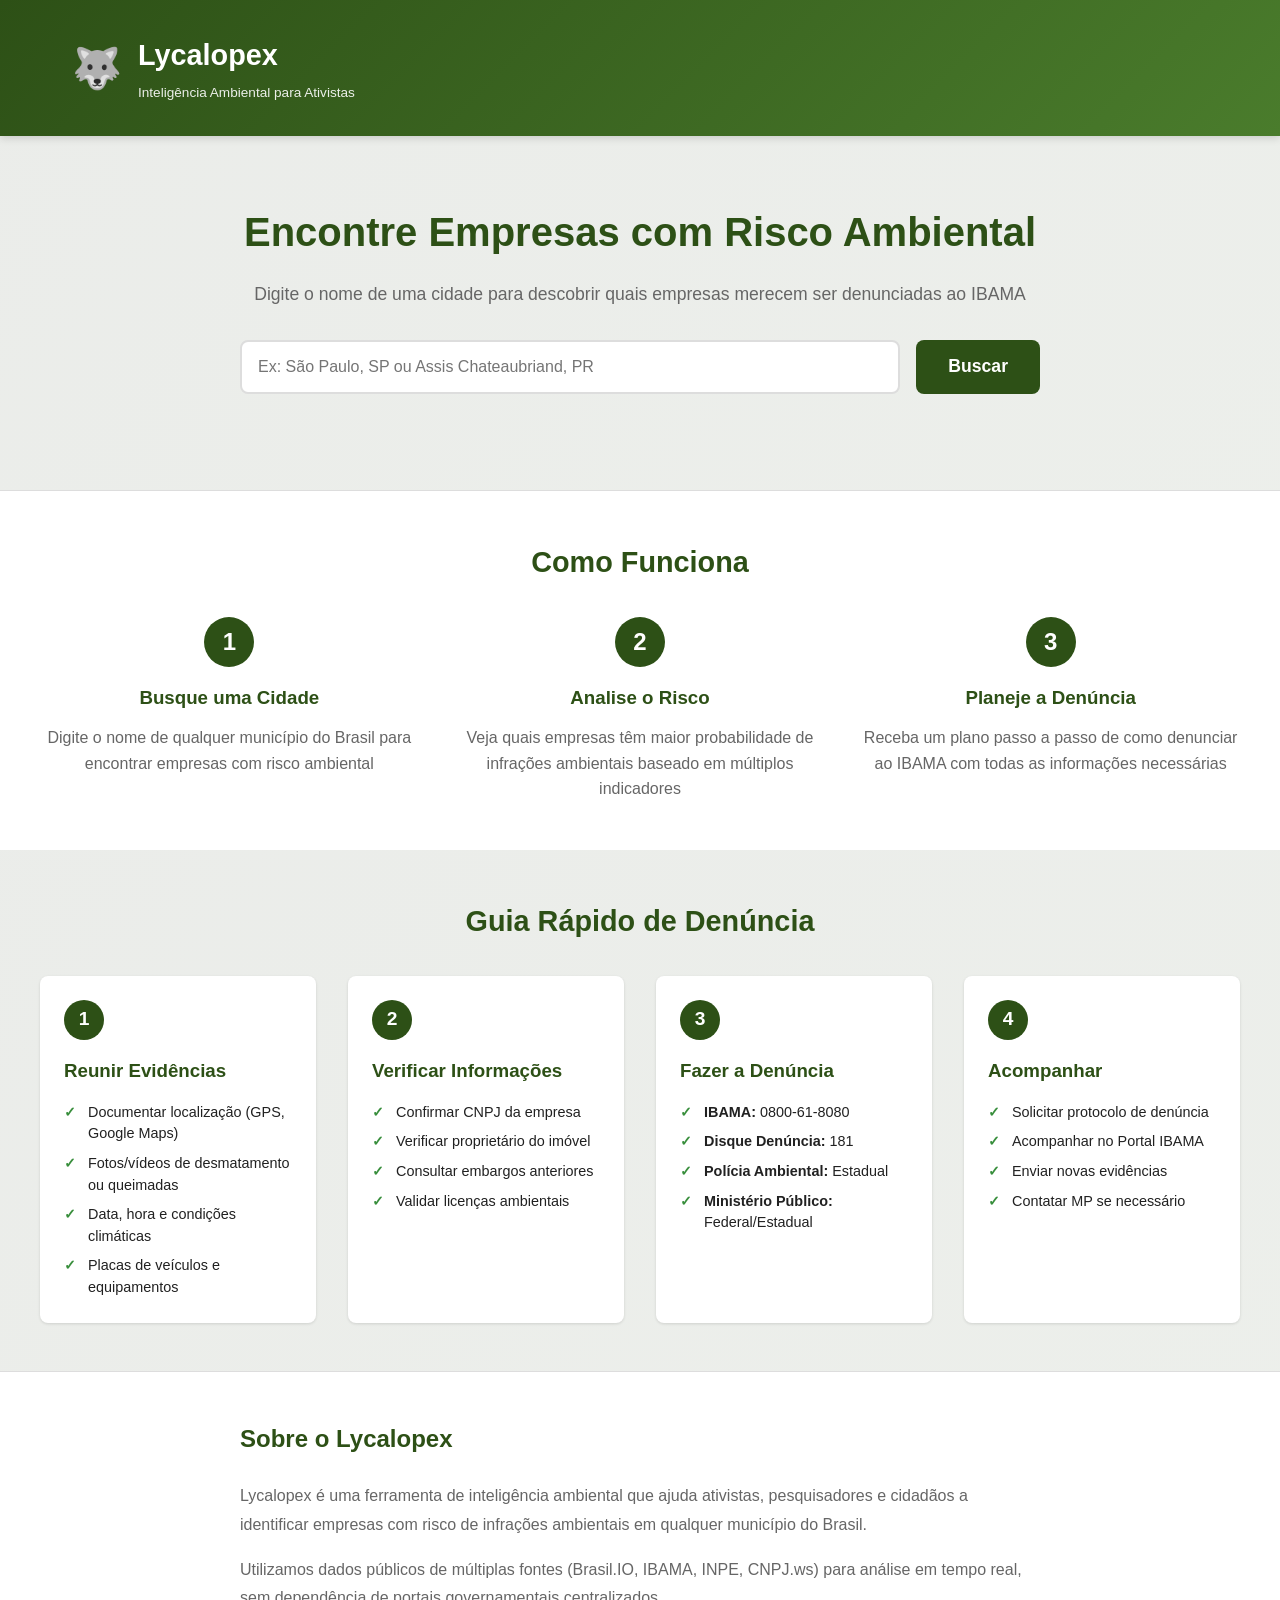
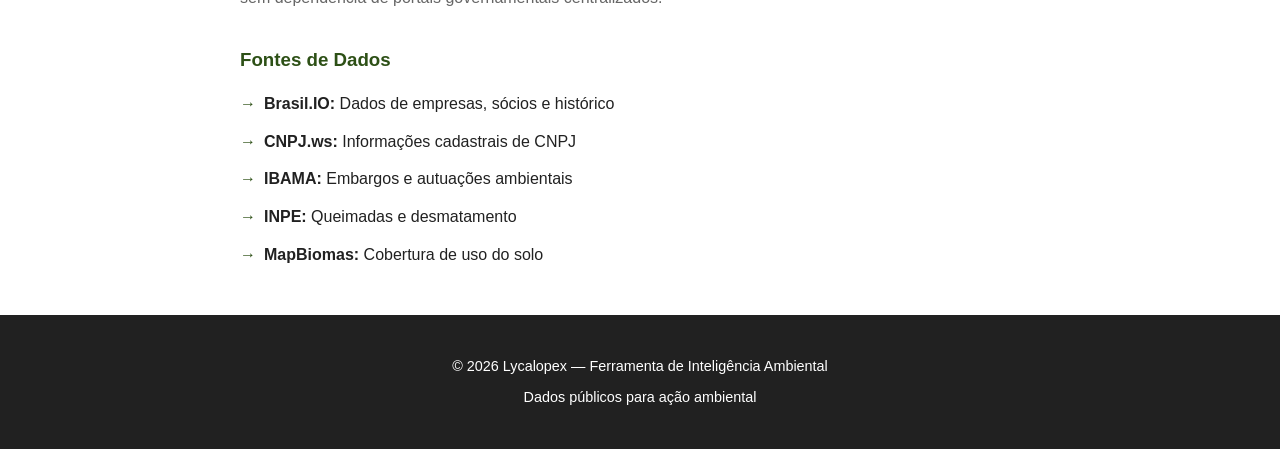
<file: index.html>
<!DOCTYPE html>
<html lang="pt-BR">
<head>
  <meta charset="UTF-8">
  <meta name="viewport" content="width=device-width, initial-scale=1.0">
  <title>Lycalopex — Plano de Ação Ambiental</title>
  <link rel="stylesheet" href="style.css">
  <link rel="icon" href="data:image/svg+xml,<svg xmlns='http://www.w3.org/2000/svg' viewBox='0 0 100 100'><text y='75' font-size='75'>🐺</text></svg>">
</head>
<body>
  <div id="app" class="app">
    <!-- Header -->
    <header class="header">
      <div class="header-container">
        <div class="logo">
          <span class="logo-icon">🐺</span>
          <div class="logo-text">
            <h1>Lycalopex</h1>
            <p>Inteligência Ambiental para Ativistas</p>
          </div>
        </div>
      </div>
    </header>

    <!-- Main Content -->
    <main class="main">
      <!-- Hero Section -->
      <section class="hero">
        <div class="hero-container">
          <h2>Encontre Empresas com Risco Ambiental</h2>
          <p>Digite o nome de uma cidade para descobrir quais empresas merecem ser denunciadas ao IBAMA</p>
          
          <div class="search-container">
            <input 
              type="text" 
              id="cityInput" 
              placeholder="Ex: São Paulo, SP ou Assis Chateaubriand, PR"
              class="search-input"
              autocomplete="off"
            >
            <button id="searchBtn" class="btn btn-primary btn-lg">Buscar</button>
          </div>

          <div id="loadingIndicator" class="loading-indicator hidden">
            <div class="spinner"></div>
            <p id="loadingMessage">Analisando empresas...</p>
          </div>

          <div id="errorAlert" class="alert alert-danger hidden"></div>
        </div>
      </section>

      <!-- Results Section -->
      <section id="resultsSection" class="results-section hidden">
        <div class="results-container">
          <div class="results-header">
            <h2 id="resultsTitle">Empresas Encontradas</h2>
            <div class="results-stats">
              <div class="stat">
                <span class="stat-label">Total</span>
                <span class="stat-value" id="totalCount">0</span>
              </div>
              <div class="stat danger">
                <span class="stat-label">Alto Risco</span>
                <span class="stat-value" id="highRiskCount">0</span>
              </div>
            </div>
          </div>

          <!-- Company Cards Grid -->
          <div id="companyGrid" class="company-grid">
            <!-- Populated by JavaScript -->
          </div>

          <!-- Pagination -->
          <div id="pagination" class="pagination hidden">
            <button id="prevBtn" class="btn btn-sm">← Anterior</button>
            <span id="pageInfo">Página 1</span>
            <button id="nextBtn" class="btn btn-sm">Próxima →</button>
          </div>
        </div>
      </section>

      <!-- Company Detail Modal -->
      <div id="detailModal" class="modal hidden">
        <div class="modal-overlay"></div>
        <div class="modal-content">
          <button class="modal-close">&times;</button>
          <div id="detailContent" class="detail-content">
            <!-- Populated by JavaScript -->
          </div>
        </div>
      </div>

      <!-- Info Section -->
      <section class="info-section">
        <div class="info-container">
          <h2>Como Funciona</h2>
          <div class="info-grid">
            <div class="info-card">
              <div class="info-number">1</div>
              <h3>Busque uma Cidade</h3>
              <p>Digite o nome de qualquer município do Brasil para encontrar empresas com risco ambiental</p>
            </div>
            <div class="info-card">
              <div class="info-number">2</div>
              <h3>Analise o Risco</h3>
              <p>Veja quais empresas têm maior probabilidade de infrações ambientais baseado em múltiplos indicadores</p>
            </div>
            <div class="info-card">
              <div class="info-number">3</div>
              <h3>Planeje a Denúncia</h3>
              <p>Receba um plano passo a passo de como denunciar ao IBAMA com todas as informações necessárias</p>
            </div>
          </div>
        </div>
      </section>

      <!-- Guide Section -->
      <section class="guide-section">
        <div class="guide-container">
          <h2>Guia Rápido de Denúncia</h2>
          <div class="guide-steps">
            <div class="step">
              <div class="step-number">1</div>
              <h3>Reunir Evidências</h3>
              <ul>
                <li>Documentar localização (GPS, Google Maps)</li>
                <li>Fotos/vídeos de desmatamento ou queimadas</li>
                <li>Data, hora e condições climáticas</li>
                <li>Placas de veículos e equipamentos</li>
              </ul>
            </div>
            <div class="step">
              <div class="step-number">2</div>
              <h3>Verificar Informações</h3>
              <ul>
                <li>Confirmar CNPJ da empresa</li>
                <li>Verificar proprietário do imóvel</li>
                <li>Consultar embargos anteriores</li>
                <li>Validar licenças ambientais</li>
              </ul>
            </div>
            <div class="step">
              <div class="step-number">3</div>
              <h3>Fazer a Denúncia</h3>
              <ul>
                <li><strong>IBAMA:</strong> 0800-61-8080</li>
                <li><strong>Disque Denúncia:</strong> 181</li>
                <li><strong>Polícia Ambiental:</strong> Estadual</li>
                <li><strong>Ministério Público:</strong> Federal/Estadual</li>
              </ul>
            </div>
            <div class="step">
              <div class="step-number">4</div>
              <h3>Acompanhar</h3>
              <ul>
                <li>Solicitar protocolo de denúncia</li>
                <li>Acompanhar no Portal IBAMA</li>
                <li>Enviar novas evidências</li>
                <li>Contatar MP se necessário</li>
              </ul>
            </div>
          </div>
        </div>
      </section>

      <!-- About Section -->
      <section class="about-section">
        <div class="about-container">
          <h2>Sobre o Lycalopex</h2>
          <p>
            Lycalopex é uma ferramenta de inteligência ambiental que ajuda ativistas, pesquisadores e cidadãos 
            a identificar empresas com risco de infrações ambientais em qualquer município do Brasil.
          </p>
          <p>
            Utilizamos dados públicos de múltiplas fontes (Brasil.IO, IBAMA, INPE, CNPJ.ws) para análise 
            em tempo real, sem dependência de portais governamentais centralizados.
          </p>
          <h3>Fontes de Dados</h3>
          <ul class="sources-list">
            <li><strong>Brasil.IO:</strong> Dados de empresas, sócios e histórico</li>
            <li><strong>CNPJ.ws:</strong> Informações cadastrais de CNPJ</li>
            <li><strong>IBAMA:</strong> Embargos e autuações ambientais</li>
            <li><strong>INPE:</strong> Queimadas e desmatamento</li>
            <li><strong>MapBiomas:</strong> Cobertura de uso do solo</li>
          </ul>
        </div>
      </section>
    </main>

    <!-- Footer -->
    <footer class="footer">
      <p>&copy; 2026 Lycalopex — Ferramenta de Inteligência Ambiental</p>
      <p>Dados públicos para ação ambiental</p>
    </footer>
  </div>

  <script type="module" src="js/app.js"></script>
</body>
</html>
</file>
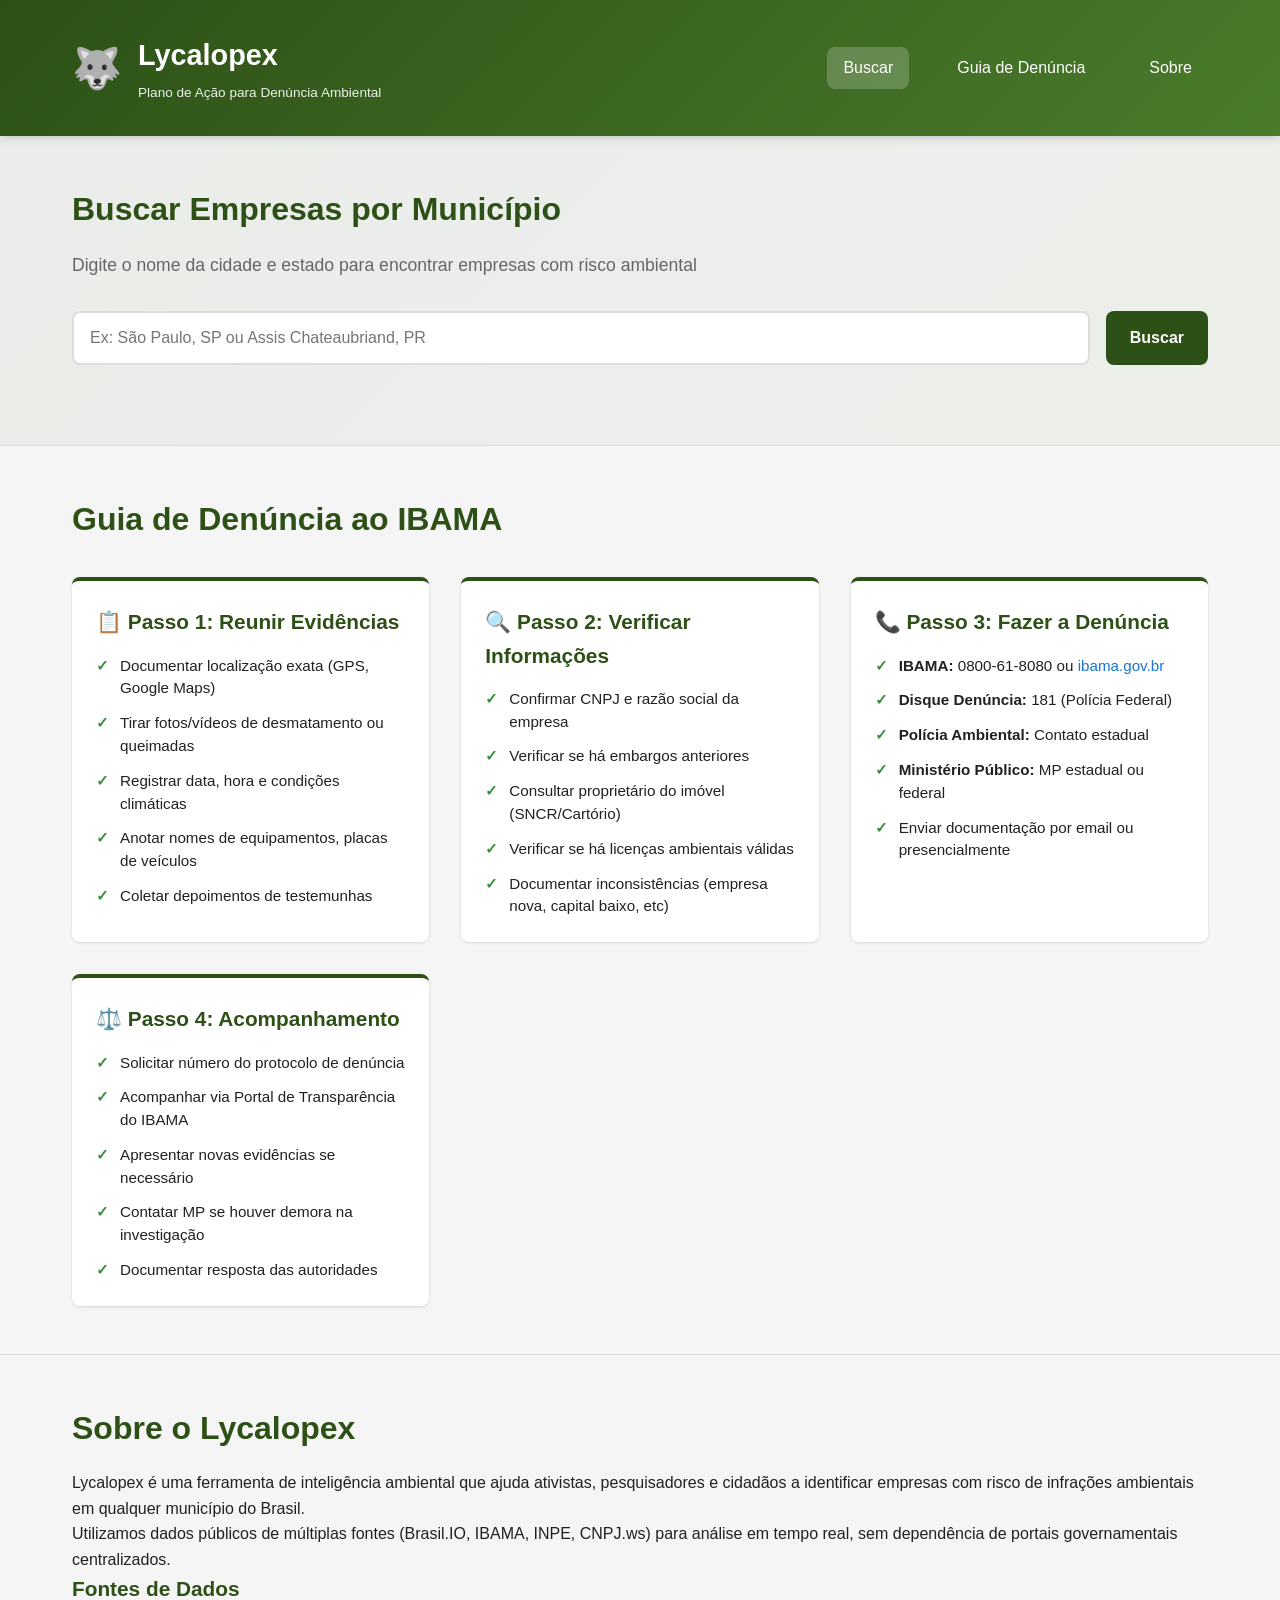
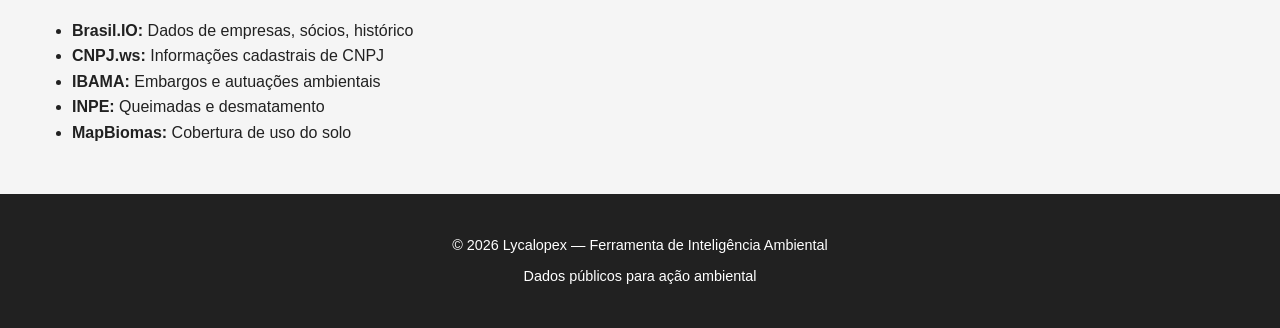
<file: index-new.html>
<!DOCTYPE html>
<html lang="pt-BR">
<head>
  <meta charset="UTF-8">
  <meta name="viewport" content="width=device-width, initial-scale=1.0">
  <title>Lycalopex v3 — Plano de Ação para Denúncia Ambiental</title>
  <link rel="stylesheet" href="style-new.css">
  <link rel="icon" href="data:image/svg+xml,<svg xmlns='http://www.w3.org/2000/svg' viewBox='0 0 100 100'><text y='75' font-size='75'>🐺</text></svg>">
</head>
<body>
  <div id="app" class="app">
    <!-- Header -->
    <header class="header">
      <div class="header-content">
        <div class="logo">
          <span class="logo-icon">🐺</span>
          <div class="logo-text">
            <h1>Lycalopex</h1>
            <p>Plano de Ação para Denúncia Ambiental</p>
          </div>
        </div>
        <nav class="nav">
          <a href="#search" class="nav-link active">Buscar</a>
          <a href="#guide" class="nav-link">Guia de Denúncia</a>
          <a href="#about" class="nav-link">Sobre</a>
        </nav>
      </div>
    </header>

    <!-- Main Content -->
    <main class="main">
      <!-- Search Section -->
      <section id="search" class="section search-section">
        <div class="container">
          <h2>Buscar Empresas por Município</h2>
          <p class="subtitle">Digite o nome da cidade e estado para encontrar empresas com risco ambiental</p>
          
          <div class="search-box">
            <input 
              type="text" 
              id="cityInput" 
              placeholder="Ex: São Paulo, SP ou Assis Chateaubriand, PR"
              class="search-input"
            >
            <button id="searchBtn" class="btn btn-primary">Buscar</button>
          </div>

          <div id="loadingIndicator" class="loading-indicator hidden">
            <div class="spinner"></div>
            <p id="loadingMessage">Carregando...</p>
          </div>

          <div id="errorAlert" class="alert alert-danger hidden"></div>
        </div>
      </section>

      <!-- Results Section -->
      <section id="results" class="section results-section hidden">
        <div class="container">
          <div class="results-header">
            <h2>Resultados da Busca</h2>
            <div class="results-stats">
              <span id="resultCount">0 empresas encontradas</span>
              <span id="highRiskCount" class="badge badge-danger">0 Alto Risco</span>
            </div>
          </div>

          <!-- Filters -->
          <div class="filters">
            <div class="filter-group">
              <label>Nível de Risco:</label>
              <select id="typeFilter" class="filter-select">
                <option value="all">Todos</option>
                <option value="high">Alto Risco (≥70)</option>
                <option value="medium">Médio Risco (50-69)</option>
                <option value="low">Baixo Risco (<50)</option>
              </select>
            </div>

            <div class="filter-group">
              <label>Ordenar por:</label>
              <select id="sortFilter" class="filter-select">
                <option value="scoreDesc">Score Descendente</option>
                <option value="nameAsc">Nome (A-Z)</option>
                <option value="vulnerabilityDesc">Vulnerabilidade</option>
              </select>
            </div>

            <div class="filter-group checkbox">
              <label>
                <input type="checkbox" id="antiCorruptionFilter">
                Apenas com Risco de Corrupção
              </label>
            </div>
          </div>

          <!-- Company Cards -->
          <div id="companyList" class="company-list">
            <!-- Populated by JavaScript -->
          </div>

          <!-- Pagination -->
          <div id="pagination" class="pagination hidden">
            <button id="prevBtn" class="btn btn-sm">← Anterior</button>
            <span id="pageInfo">Página 1</span>
            <button id="nextBtn" class="btn btn-sm">Próxima →</button>
          </div>
        </div>
      </section>

      <!-- Company Detail Modal -->
      <div id="detailModal" class="modal hidden">
        <div class="modal-content">
          <button class="modal-close">&times;</button>
          <div id="detailContent">
            <!-- Populated by JavaScript -->
          </div>
        </div>
      </div>

      <!-- Guide Section -->
      <section id="guide" class="section guide-section">
        <div class="container">
          <h2>Guia de Denúncia ao IBAMA</h2>
          
          <div class="guide-content">
            <div class="guide-card">
              <h3>📋 Passo 1: Reunir Evidências</h3>
              <ul>
                <li>Documentar localização exata (GPS, Google Maps)</li>
                <li>Tirar fotos/vídeos de desmatamento ou queimadas</li>
                <li>Registrar data, hora e condições climáticas</li>
                <li>Anotar nomes de equipamentos, placas de veículos</li>
                <li>Coletar depoimentos de testemunhas</li>
              </ul>
            </div>

            <div class="guide-card">
              <h3>🔍 Passo 2: Verificar Informações</h3>
              <ul>
                <li>Confirmar CNPJ e razão social da empresa</li>
                <li>Verificar se há embargos anteriores</li>
                <li>Consultar proprietário do imóvel (SNCR/Cartório)</li>
                <li>Verificar se há licenças ambientais válidas</li>
                <li>Documentar inconsistências (empresa nova, capital baixo, etc)</li>
              </ul>
            </div>

            <div class="guide-card">
              <h3>📞 Passo 3: Fazer a Denúncia</h3>
              <ul>
                <li><strong>IBAMA:</strong> 0800-61-8080 ou <a href="https://www.ibama.gov.br" target="_blank">ibama.gov.br</a></li>
                <li><strong>Disque Denúncia:</strong> 181 (Polícia Federal)</li>
                <li><strong>Polícia Ambiental:</strong> Contato estadual</li>
                <li><strong>Ministério Público:</strong> MP estadual ou federal</li>
                <li>Enviar documentação por email ou presencialmente</li>
              </ul>
            </div>

            <div class="guide-card">
              <h3>⚖️ Passo 4: Acompanhamento</h3>
              <ul>
                <li>Solicitar número do protocolo de denúncia</li>
                <li>Acompanhar via Portal de Transparência do IBAMA</li>
                <li>Apresentar novas evidências se necessário</li>
                <li>Contatar MP se houver demora na investigação</li>
                <li>Documentar resposta das autoridades</li>
              </ul>
            </div>
          </div>
        </div>
      </section>

      <!-- About Section -->
      <section id="about" class="section about-section">
        <div class="container">
          <h2>Sobre o Lycalopex</h2>
          <p>
            Lycalopex é uma ferramenta de inteligência ambiental que ajuda ativistas, pesquisadores e 
            cidadãos a identificar empresas com risco de infrações ambientais em qualquer município do Brasil.
          </p>
          <p>
            Utilizamos dados públicos de múltiplas fontes (Brasil.IO, IBAMA, INPE, CNPJ.ws) para análise 
            em tempo real, sem dependência de portais governamentais centralizados.
          </p>
          <h3>Fontes de Dados</h3>
          <ul>
            <li><strong>Brasil.IO:</strong> Dados de empresas, sócios, histórico</li>
            <li><strong>CNPJ.ws:</strong> Informações cadastrais de CNPJ</li>
            <li><strong>IBAMA:</strong> Embargos e autuações ambientais</li>
            <li><strong>INPE:</strong> Queimadas e desmatamento</li>
            <li><strong>MapBiomas:</strong> Cobertura de uso do solo</li>
          </ul>
        </div>
      </section>
    </main>

    <!-- Footer -->
    <footer class="footer">
      <p>&copy; 2026 Lycalopex — Ferramenta de Inteligência Ambiental</p>
      <p>Dados públicos para ação ambiental</p>
    </footer>
  </div>

  <script type="module" src="js/app-new.js"></script>
</body>
</html>
</file>
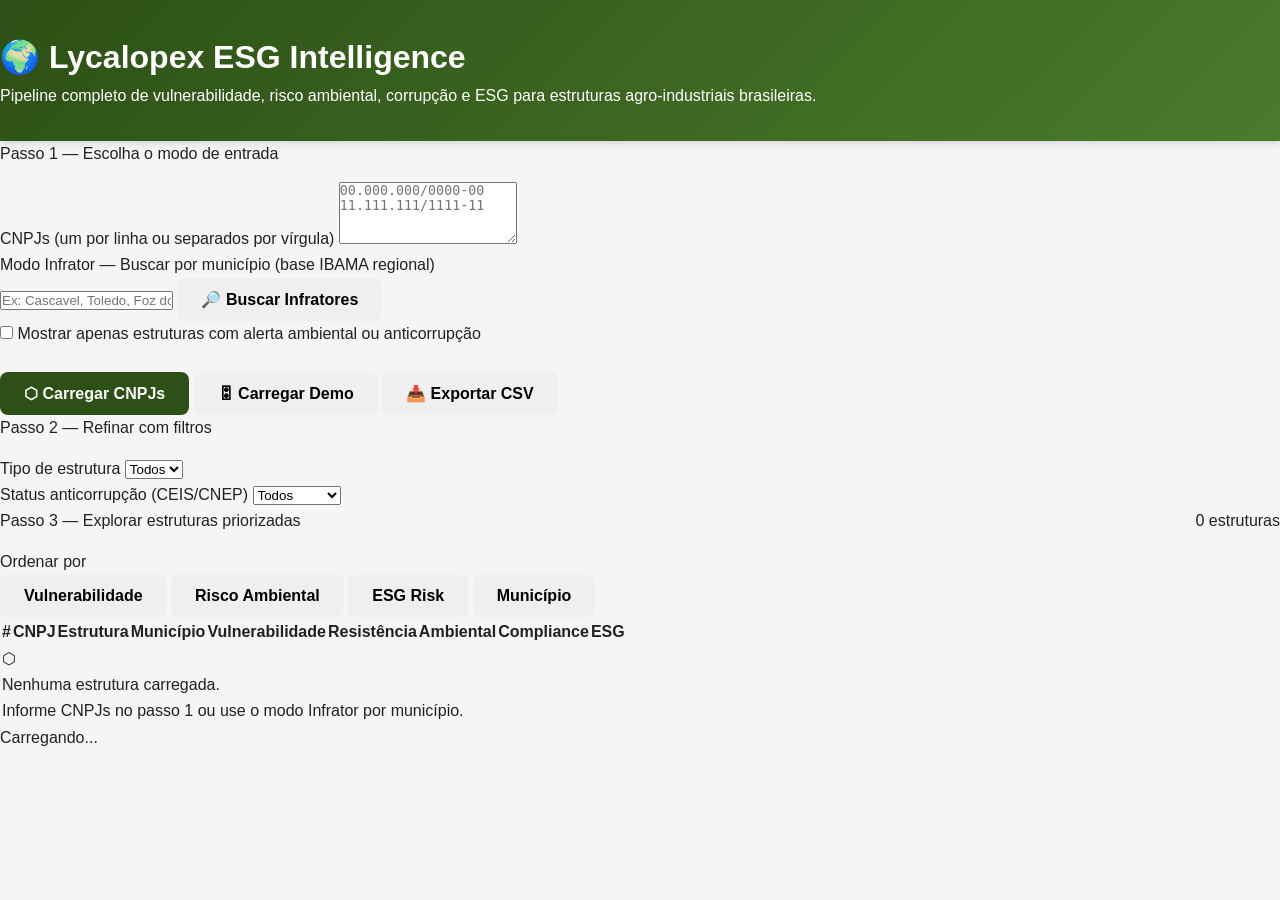
<file: index-old.html>
<!DOCTYPE html>
<html lang="pt-BR">
<head>
  <meta charset="UTF-8">
  <meta name="viewport" content="width=device-width, initial-scale=1.0">
  <title>Lycalopex — Inteligência ESG para Campo</title>
  <link rel="stylesheet" href="style.css">
</head>
<body>
  <div class="container">
    <header class="header">
      <div class="header-content">
        <h1 class="header-title">🌍 Lycalopex ESG Intelligence</h1>
        <p class="header-subtitle">Pipeline completo de vulnerabilidade, risco ambiental, corrupção e ESG para estruturas agro-industriais brasileiras.</p>
      </div>
    </header>

    <main class="main">
      <!-- Step 1: Entrada de dados (tipo “carrinho”) -->
      <section class="card">
        <div class="card-header">Passo 1 — Escolha o modo de entrada</div>
        <div class="card-section">
          <div class="table-controls">
            <div class="control-group">
              <label for="cnpj-input">CNPJs (um por linha ou separados por vírgula)</label>
              <textarea id="cnpj-input" rows="4" class="w-full" placeholder="00.000.000/0000-00&#10;11.111.111/1111-11"></textarea>
            </div>
            <div class="control-group">
              <label for="city-search-input">Modo Infrator — Buscar por município (base IBAMA regional)</label>
              <div class="flex gap-1">
                <input id="city-search-input" type="text" placeholder="Ex: Cascavel, Toledo, Foz do Iguaçu" class="w-full" />
                <button id="btn-outlaw-search" class="btn btn-secondary">🔎 Buscar Infratores</button>
              </div>
              <label class="mt-1">
                <input type="checkbox" id="toggle-outlaw-only" />
                Mostrar apenas estruturas com alerta ambiental ou anticorrupção
              </label>
            </div>
            <div class="control-group">
              <label>&nbsp;</label>
              <div class="flex gap-1">
                <button id="btn-load" class="btn btn-primary">⬡ Carregar CNPJs</button>
                <button id="btn-demo" class="btn btn-secondary">🎛 Carregar Demo</button>
                <button id="btn-export" class="btn btn-secondary">📥 Exportar CSV</button>
              </div>
            </div>
          </div>
        </div>
      </section>

      <!-- Passo 2: Filtros -->
      <section class="card">
        <div class="card-header">Passo 2 — Refinar com filtros</div>
        <div class="card-section table-controls">
          <div class="control-group">
            <label for="filter-type">Tipo de estrutura</label>
            <select id="filter-type">
              <option value="">Todos</option>
            </select>
          </div>
          <div class="control-group">
            <label for="filter-anticorr">Status anticorrupção (CEIS/CNEP)</label>
            <select id="filter-anticorr">
              <option value="">Todos</option>
              <option value="found">Com alerta</option>
              <option value="clean">Sem alerta</option>
            </select>
          </div>
        </div>
      </section>

      <!-- Passo 3: Resultados -->
      <section class="card">
        <div class="card-header flex justify-between items-center">
          <span>Passo 3 — Explorar estruturas priorizadas</span>
          <span id="record-count" class="text-muted">0 estruturas</span>
        </div>

        <div id="error-banner" class="text-muted hidden" style="margin-bottom: 1rem;"></div>

        <div id="stats-bar" class="stats-bar"></div>

        <div id="table-container">
          <div class="table-controls">
            <div class="control-group">
              <label>Ordenar por</label>
              <div class="flex gap-1">
                <button type="button" class="btn btn-secondary" data-sort="vulnerability">Vulnerabilidade</button>
                <button type="button" class="btn btn-secondary" data-sort="env">Risco Ambiental</button>
                <button type="button" class="btn btn-secondary" data-sort="esg">ESG Risk</button>
                <button type="button" class="btn btn-secondary" data-sort="municipio">Município</button>
              </div>
            </div>
          </div>

          <table id="results-table" class="results-table">
            <thead>
              <tr>
                <th data-sort="vulnerability">#</th>
                <th>CNPJ</th>
                <th data-sort="razaoSocial">Estrutura</th>
                <th data-sort="municipio">Município</th>
                <th>Vulnerabilidade</th>
                <th>Resistência</th>
                <th>Ambiental</th>
                <th>Compliance</th>
                <th data-sort="esg">ESG</th>
                <th></th>
              </tr>
            </thead>
            <tbody id="table-body">
              <tr class="empty-state">
                <td colspan="10">
                  <div class="empty-inner">
                    <div class="empty-icon">⬡</div>
                    <p>Nenhuma estrutura carregada.</p>
                    <p class="empty-sub">Informe CNPJs no passo 1 ou use o modo Infrator por município.</p>
                  </div>
                </td>
              </tr>
            </tbody>
          </table>
        </div>
      </section>

      <!-- Loading overlay -->
      <div id="loading-overlay" class="hidden">
        <div id="loading-msg">Carregando...</div>
      </div>
    </main>
  </div>

  <!-- Toast notification -->
  <div id="toast" class="toast" role="status" aria-live="polite"></div>

  <!-- ESG Intelligence API Key Configuration -->
  <script>
    window.__LYCALOPEX_API_KEY__ = '1d5r8yt963h2v4g5h6j3k138sbfiec21';
  </script>

  <!-- App entry (v1/v3 table-based UI) -->
  <script type="module" src="js/app.js"></script>
</body>
</html>
</file>
<file: style.css>
/* ─────────────────────────────────────────────────────────────────────────────
   Lycalopex v3 — Action-Focused CSS
   ───────────────────────────────────────────────────────────────────────────── */

:root {
  --primary: #2d5016;
  --primary-light: #4a7c2c;
  --danger: #d32f2f;
  --warning: #f57c00;
  --success: #388e3c;
  --info: #1976d2;
  --bg: #f5f5f5;
  --bg-dark: #212121;
  --text: #212121;
  --text-light: #666;
  --border: #ddd;
  --shadow-sm: 0 1px 3px rgba(0,0,0,0.12);
  --shadow-md: 0 2px 8px rgba(0,0,0,0.15);
  --shadow-lg: 0 4px 16px rgba(0,0,0,0.2);
  --radius: 8px;
}

* {
  margin: 0;
  padding: 0;
  box-sizing: border-box;
}

html, body {
  font-family: -apple-system, BlinkMacSystemFont, 'Segoe UI', Roboto, sans-serif;
  color: var(--text);
  background: var(--bg);
  line-height: 1.6;
}

.header {
  background: linear-gradient(135deg, var(--primary) 0%, var(--primary-light) 100%);
  color: white;
  padding: 2rem 0;
  box-shadow: var(--shadow-md);
  position: sticky;
  top: 0;
  z-index: 100;
}

.header-container {
  max-width: 1200px;
  margin: 0 auto;
  padding: 0 2rem;
}

.logo {
  display: flex;
  align-items: center;
  gap: 1rem;
}

.logo-icon {
  font-size: 2.5rem;
}

.logo-text h1 {
  font-size: 1.8rem;
  margin-bottom: 0.25rem;
}

.logo-text p {
  font-size: 0.85rem;
  opacity: 0.9;
}

.app {
  display: flex;
  flex-direction: column;
  min-height: 100vh;
}

.main {
  flex: 1;
}

.hero {
  background: linear-gradient(135deg, rgba(45, 80, 22, 0.05) 0%, rgba(74, 124, 44, 0.05) 100%);
  padding: 4rem 2rem;
  text-align: center;
}

.hero-container {
  max-width: 800px;
  margin: 0 auto;
}

.hero h2 {
  font-size: 2.5rem;
  color: var(--primary);
  margin-bottom: 1rem;
}

.hero p {
  font-size: 1.1rem;
  color: var(--text-light);
  margin-bottom: 2rem;
}

.search-container {
  display: flex;
  gap: 1rem;
  margin-bottom: 2rem;
}

.search-input {
  flex: 1;
  padding: 1rem;
  border: 2px solid var(--border);
  border-radius: var(--radius);
  font-size: 1rem;
  transition: all 0.3s ease;
}

.search-input:focus {
  outline: none;
  border-color: var(--primary);
  box-shadow: 0 0 0 3px rgba(45, 80, 22, 0.1);
}

.btn {
  padding: 0.75rem 1.5rem;
  border: none;
  border-radius: var(--radius);
  font-size: 1rem;
  font-weight: 600;
  cursor: pointer;
  transition: all 0.3s ease;
  text-decoration: none;
  display: inline-block;
  text-align: center;
}

.btn-primary {
  background: var(--primary);
  color: white;
}

.btn-primary:hover {
  background: var(--primary-light);
  box-shadow: var(--shadow-md);
}

.btn-lg {
  padding: 1rem 2rem;
  font-size: 1.1rem;
}

.btn-sm {
  padding: 0.5rem 1rem;
  font-size: 0.9rem;
}

.loading-indicator {
  text-align: center;
  padding: 2rem;
}

.loading-indicator.hidden {
  display: none;
}

.spinner {
  border: 4px solid var(--border);
  border-top-color: var(--primary);
  border-radius: 50%;
  width: 40px;
  height: 40px;
  animation: spin 1s linear infinite;
  margin: 0 auto 1rem;
}

@keyframes spin {
  to { transform: rotate(360deg); }
}

.alert {
  padding: 1rem;
  border-radius: var(--radius);
  margin-bottom: 1rem;
}

.alert.hidden {
  display: none;
}

.alert-danger {
  background: #ffebee;
  border: 1px solid #ef5350;
  color: #c62828;
}

.results-section {
  padding: 3rem 2rem;
}

.results-section.hidden {
  display: none;
}

.results-container {
  max-width: 1200px;
  margin: 0 auto;
}

.results-header {
  display: flex;
  justify-content: space-between;
  align-items: center;
  margin-bottom: 2rem;
  padding-bottom: 1rem;
  border-bottom: 2px solid var(--border);
}

.results-header h2 {
  color: var(--primary);
  font-size: 1.8rem;
}

.results-stats {
  display: flex;
  gap: 2rem;
}

.stat {
  text-align: center;
}

.stat-label {
  display: block;
  font-size: 0.85rem;
  color: var(--text-light);
  font-weight: 600;
  text-transform: uppercase;
  margin-bottom: 0.5rem;
}

.stat-value {
  display: block;
  font-size: 2rem;
  font-weight: 700;
  color: var(--primary);
}

.stat.danger .stat-value {
  color: var(--danger);
}

.company-grid {
  display: grid;
  grid-template-columns: repeat(auto-fill, minmax(350px, 1fr));
  gap: 1.5rem;
  margin-bottom: 2rem;
}

.company-card {
  background: white;
  border-radius: var(--radius);
  padding: 1.5rem;
  box-shadow: var(--shadow-sm);
  border-left: 4px solid var(--border);
  transition: all 0.3s ease;
  cursor: pointer;
}

.company-card:hover {
  box-shadow: var(--shadow-md);
  transform: translateY(-2px);
}

.company-card.risk-high {
  border-left-color: var(--danger);
  background: #fff5f5;
}

.company-card.risk-medium {
  border-left-color: var(--warning);
  background: #fffbf0;
}

.company-card.risk-low {
  border-left-color: var(--success);
  background: #f5fdf5;
}

.card-header {
  display: flex;
  justify-content: space-between;
  align-items: flex-start;
  margin-bottom: 1rem;
}

.card-title {
  font-size: 1.1rem;
  font-weight: 600;
  color: var(--primary);
  flex: 1;
}

.card-cnpj {
  font-size: 0.8rem;
  color: var(--text-light);
  font-family: monospace;
  margin-top: 0.25rem;
}

.risk-badge {
  display: flex;
  flex-direction: column;
  align-items: center;
  gap: 0.25rem;
  min-width: 70px;
}

.risk-score {
  font-size: 1.8rem;
  font-weight: 700;
}

.risk-score.high { color: var(--danger); }
.risk-score.medium { color: var(--warning); }
.risk-score.low { color: var(--success); }

.risk-label {
  font-size: 0.7rem;
  font-weight: 600;
  text-transform: uppercase;
}

.card-body {
  display: grid;
  grid-template-columns: 1fr 1fr;
  gap: 1rem;
  margin-bottom: 1rem;
  font-size: 0.9rem;
}

.card-field-label {
  font-size: 0.75rem;
  font-weight: 600;
  text-transform: uppercase;
  color: var(--text-light);
}

.card-field-value {
  font-size: 0.9rem;
  color: var(--text);
  margin-top: 0.25rem;
}

.risk-factors {
  background: rgba(0, 0, 0, 0.02);
  padding: 1rem;
  border-radius: var(--radius);
  margin-bottom: 1rem;
  font-size: 0.85rem;
}

.risk-factors-title {
  font-weight: 600;
  color: var(--danger);
  margin-bottom: 0.5rem;
}

.risk-factors-list {
  list-style: none;
  display: flex;
  flex-direction: column;
  gap: 0.4rem;
}

.risk-factors-list li {
  padding-left: 1.5rem;
  position: relative;
}

.risk-factors-list li:before {
  content: "⚠";
  position: absolute;
  left: 0;
}

.card-actions {
  display: flex;
  gap: 1rem;
}

.card-actions button {
  flex: 1;
  padding: 0.6rem;
  font-size: 0.9rem;
}

.modal {
  position: fixed;
  top: 0;
  left: 0;
  right: 0;
  bottom: 0;
  display: flex;
  align-items: center;
  justify-content: center;
  z-index: 1000;
}

.modal.hidden {
  display: none;
}

.modal-overlay {
  position: absolute;
  top: 0;
  left: 0;
  right: 0;
  bottom: 0;
  background: rgba(0, 0, 0, 0.5);
}

.modal-content {
  background: white;
  border-radius: var(--radius);
  max-width: 700px;
  max-height: 90vh;
  overflow-y: auto;
  padding: 2rem;
  position: relative;
  box-shadow: var(--shadow-lg);
}

.modal-close {
  position: absolute;
  top: 1rem;
  right: 1rem;
  background: none;
  border: none;
  font-size: 1.5rem;
  cursor: pointer;
  color: var(--text-light);
}

.modal-close:hover {
  color: var(--text);
}

.detail-content h2 {
  color: var(--primary);
  margin-bottom: 0.5rem;
}

.detail-content > p {
  color: var(--text-light);
  margin-bottom: 1.5rem;
}

.detail-section {
  margin-bottom: 2rem;
}

.detail-section h3 {
  border-bottom: 2px solid var(--primary);
  padding-bottom: 0.75rem;
  margin-bottom: 1rem;
  color: var(--primary);
}

.detail-grid {
  display: grid;
  grid-template-columns: repeat(auto-fit, minmax(200px, 1fr));
  gap: 1rem;
}

.detail-item-label {
  font-weight: 600;
  font-size: 0.8rem;
  text-transform: uppercase;
  color: var(--text-light);
}

.detail-item-value {
  font-size: 0.95rem;
  color: var(--text);
  margin-top: 0.25rem;
}

.action-plan {
  background: #f5fdf5;
  border: 2px solid var(--success);
  border-radius: var(--radius);
  padding: 1.5rem;
  margin-top: 1rem;
}

.action-plan h4 {
  color: var(--success);
  margin-bottom: 1rem;
}

.action-plan ol {
  margin-left: 1.5rem;
  display: flex;
  flex-direction: column;
  gap: 0.75rem;
}

.action-plan li {
  font-size: 0.95rem;
  line-height: 1.5;
}

.pagination {
  display: flex;
  justify-content: center;
  align-items: center;
  gap: 1rem;
  margin-top: 2rem;
}

.pagination.hidden {
  display: none;
}

#pageInfo {
  font-weight: 600;
  color: var(--text);
}

.info-section {
  padding: 3rem 2rem;
  background: white;
  border-top: 1px solid var(--border);
}

.info-container {
  max-width: 1200px;
  margin: 0 auto;
}

.info-section h2 {
  color: var(--primary);
  text-align: center;
  margin-bottom: 2rem;
  font-size: 1.8rem;
}

.info-grid {
  display: grid;
  grid-template-columns: repeat(auto-fit, minmax(250px, 1fr));
  gap: 2rem;
}

.info-card {
  text-align: center;
}

.info-number {
  display: inline-flex;
  align-items: center;
  justify-content: center;
  width: 50px;
  height: 50px;
  background: var(--primary);
  color: white;
  border-radius: 50%;
  font-size: 1.5rem;
  font-weight: 700;
  margin-bottom: 1rem;
}

.info-card h3 {
  color: var(--primary);
  margin-bottom: 0.75rem;
}

.info-card p {
  color: var(--text-light);
  line-height: 1.6;
}

.guide-section {
  padding: 3rem 2rem;
  background: linear-gradient(135deg, rgba(45, 80, 22, 0.05) 0%, rgba(74, 124, 44, 0.05) 100%);
}

.guide-container {
  max-width: 1200px;
  margin: 0 auto;
}

.guide-section h2 {
  color: var(--primary);
  text-align: center;
  margin-bottom: 2rem;
  font-size: 1.8rem;
}

.guide-steps {
  display: grid;
  grid-template-columns: repeat(auto-fit, minmax(250px, 1fr));
  gap: 2rem;
}

.step {
  background: white;
  padding: 1.5rem;
  border-radius: var(--radius);
  box-shadow: var(--shadow-sm);
}

.step-number {
  display: inline-flex;
  align-items: center;
  justify-content: center;
  width: 40px;
  height: 40px;
  background: var(--primary);
  color: white;
  border-radius: 50%;
  font-size: 1.2rem;
  font-weight: 700;
  margin-bottom: 1rem;
}

.step h3 {
  color: var(--primary);
  margin-bottom: 1rem;
}

.step ul {
  list-style: none;
  display: flex;
  flex-direction: column;
  gap: 0.5rem;
}

.step li {
  padding-left: 1.5rem;
  position: relative;
  font-size: 0.9rem;
  line-height: 1.5;
}

.step li:before {
  content: "✓";
  position: absolute;
  left: 0;
  color: var(--success);
  font-weight: bold;
}

.about-section {
  padding: 3rem 2rem;
  background: white;
  border-top: 1px solid var(--border);
}

.about-container {
  max-width: 800px;
  margin: 0 auto;
}

.about-section h2 {
  color: var(--primary);
  margin-bottom: 1.5rem;
}

.about-section p {
  color: var(--text-light);
  margin-bottom: 1rem;
  line-height: 1.8;
}

.about-section h3 {
  color: var(--primary);
  margin-top: 2rem;
  margin-bottom: 1rem;
}

.sources-list {
  list-style: none;
  display: flex;
  flex-direction: column;
  gap: 0.75rem;
}

.sources-list li {
  padding-left: 1.5rem;
  position: relative;
  color: var(--text);
}

.sources-list li:before {
  content: "→";
  position: absolute;
  left: 0;
  color: var(--primary);
  font-weight: bold;
}

.footer {
  background: var(--bg-dark);
  color: white;
  text-align: center;
  padding: 2rem;
  margin-top: auto;
}

.footer p {
  margin: 0.5rem 0;
  font-size: 0.9rem;
}

@media (max-width: 768px) {
  .hero h2 {
    font-size: 1.8rem;
  }

  .search-container {
    flex-direction: column;
  }

  .results-header {
    flex-direction: column;
    align-items: flex-start;
    gap: 1rem;
  }

  .results-stats {
    gap: 1rem;
  }

  .company-grid {
    grid-template-columns: 1fr;
  }

  .card-body {
    grid-template-columns: 1fr;
  }

  .guide-steps {
    grid-template-columns: 1fr;
  }

  .modal-content {
    max-width: 95vw;
    padding: 1.5rem;
  }
}

@media (max-width: 480px) {
  .logo-text h1 {
    font-size: 1.3rem;
  }

  .hero h2 {
    font-size: 1.5rem;
  }

  .hero p {
    font-size: 0.95rem;
  }

  .search-input {
    padding: 0.75rem;
    font-size: 0.9rem;
  }

  .btn-lg {
    padding: 0.75rem 1.5rem;
    font-size: 1rem;
  }

  .results-header h2 {
    font-size: 1.3rem;
  }

  .info-grid {
    grid-template-columns: 1fr;
  }

  .guide-steps {
    grid-template-columns: 1fr;
  }
}
</file>
<file: style-new.css>
/* ─────────────────────────────────────────────────────────────────────────────
   Lycalopex v3 — Redesigned CSS for Action-Focused UI
   ───────────────────────────────────────────────────────────────────────────── */

:root {
  --color-primary: #2d5016;
  --color-primary-light: #4a7c2c;
  --color-danger: #d32f2f;
  --color-warning: #f57c00;
  --color-success: #388e3c;
  --color-info: #1976d2;
  --color-bg: #f5f5f5;
  --color-bg-dark: #212121;
  --color-text: #212121;
  --color-text-light: #666;
  --color-border: #ddd;
  --color-border-dark: #999;
  --shadow-sm: 0 1px 3px rgba(0,0,0,0.12);
  --shadow-md: 0 2px 8px rgba(0,0,0,0.15);
  --shadow-lg: 0 4px 16px rgba(0,0,0,0.2);
  --radius: 8px;
  --transition: all 0.3s ease;
}

* {
  margin: 0;
  padding: 0;
  box-sizing: border-box;
}

html, body {
  font-family: -apple-system, BlinkMacSystemFont, 'Segoe UI', Roboto, Oxygen, Ubuntu, Cantarell, sans-serif;
  color: var(--color-text);
  background: var(--color-bg);
  line-height: 1.6;
}

/* ─────────────────────────────────────────────────────────────────────────────
   Header & Navigation
   ───────────────────────────────────────────────────────────────────────────── */

.header {
  background: linear-gradient(135deg, var(--color-primary) 0%, var(--color-primary-light) 100%);
  color: white;
  padding: 2rem 0;
  box-shadow: var(--shadow-md);
  position: sticky;
  top: 0;
  z-index: 100;
}

.header-content {
  max-width: 1200px;
  margin: 0 auto;
  padding: 0 2rem;
  display: flex;
  justify-content: space-between;
  align-items: center;
}

.logo {
  display: flex;
  align-items: center;
  gap: 1rem;
}

.logo-icon {
  font-size: 2.5rem;
}

.logo-text h1 {
  font-size: 1.8rem;
  margin-bottom: 0.25rem;
}

.logo-text p {
  font-size: 0.85rem;
  opacity: 0.9;
}

.nav {
  display: flex;
  gap: 2rem;
}

.nav-link {
  color: white;
  text-decoration: none;
  font-weight: 500;
  padding: 0.5rem 1rem;
  border-radius: var(--radius);
  transition: var(--transition);
}

.nav-link:hover,
.nav-link.active {
  background: rgba(255, 255, 255, 0.2);
}

/* ─────────────────────────────────────────────────────────────────────────────
   Layout & Sections
   ───────────────────────────────────────────────────────────────────────────── */

.app {
  display: flex;
  flex-direction: column;
  min-height: 100vh;
}

.main {
  flex: 1;
}

.section {
  padding: 3rem 0;
  border-bottom: 1px solid var(--color-border);
}

.section:last-of-type {
  border-bottom: none;
}

.container {
  max-width: 1200px;
  margin: 0 auto;
  padding: 0 2rem;
}

.section h2 {
  font-size: 2rem;
  margin-bottom: 1rem;
  color: var(--color-primary);
}

.section h3 {
  font-size: 1.3rem;
  margin-bottom: 0.75rem;
  color: var(--color-primary);
}

.subtitle {
  font-size: 1.1rem;
  color: var(--color-text-light);
  margin-bottom: 2rem;
}

/* ─────────────────────────────────────────────────────────────────────────────
   Search Section
   ───────────────────────────────────────────────────────────────────────────── */

.search-section {
  background: linear-gradient(135deg, rgba(45, 80, 22, 0.05) 0%, rgba(74, 124, 44, 0.05) 100%);
}

.search-box {
  display: flex;
  gap: 1rem;
  margin-bottom: 2rem;
}

.search-input {
  flex: 1;
  padding: 1rem;
  border: 2px solid var(--color-border);
  border-radius: var(--radius);
  font-size: 1rem;
  transition: var(--transition);
}

.search-input:focus {
  outline: none;
  border-color: var(--color-primary);
  box-shadow: 0 0 0 3px rgba(45, 80, 22, 0.1);
}

/* ─────────────────────────────────────────────────────────────────────────────
   Buttons
   ───────────────────────────────────────────────────────────────────────────── */

.btn {
  padding: 0.75rem 1.5rem;
  border: none;
  border-radius: var(--radius);
  font-size: 1rem;
  font-weight: 600;
  cursor: pointer;
  transition: var(--transition);
  text-decoration: none;
  display: inline-block;
  text-align: center;
}

.btn-primary {
  background: var(--color-primary);
  color: white;
}

.btn-primary:hover {
  background: var(--color-primary-light);
  box-shadow: var(--shadow-md);
}

.btn-sm {
  padding: 0.5rem 1rem;
  font-size: 0.9rem;
}

.btn-danger {
  background: var(--color-danger);
  color: white;
}

.btn-danger:hover {
  background: #b71c1c;
}

/* ─────────────────────────────────────────────────────────────────────────────
   Loading & Alerts
   ───────────────────────────────────────────────────────────────────────────── */

.loading-indicator {
  text-align: center;
  padding: 2rem;
}

.loading-indicator.hidden {
  display: none;
}

.spinner {
  border: 4px solid var(--color-border);
  border-top-color: var(--color-primary);
  border-radius: 50%;
  width: 40px;
  height: 40px;
  animation: spin 1s linear infinite;
  margin: 0 auto 1rem;
}

@keyframes spin {
  to { transform: rotate(360deg); }
}

.alert {
  padding: 1rem;
  border-radius: var(--radius);
  margin-bottom: 1rem;
}

.alert.hidden {
  display: none;
}

.alert-danger {
  background: #ffebee;
  border: 1px solid #ef5350;
  color: #c62828;
}

.alert-success {
  background: #e8f5e9;
  border: 1px solid #66bb6a;
  color: #2e7d32;
}

/* ─────────────────────────────────────────────────────────────────────────────
   Results Section
   ───────────────────────────────────────────────────────────────────────────── */

.results-section.hidden {
  display: none;
}

.results-header {
  display: flex;
  justify-content: space-between;
  align-items: center;
  margin-bottom: 2rem;
  padding-bottom: 1rem;
  border-bottom: 2px solid var(--color-border);
}

.results-stats {
  display: flex;
  gap: 1rem;
  align-items: center;
}

.badge {
  display: inline-block;
  padding: 0.4rem 0.8rem;
  border-radius: 20px;
  font-size: 0.85rem;
  font-weight: 600;
}

.badge-danger {
  background: #ffebee;
  color: #c62828;
}

.badge-warning {
  background: #fff3e0;
  color: #e65100;
}

.badge-success {
  background: #e8f5e9;
  color: #2e7d32;
}

/* ─────────────────────────────────────────────────────────────────────────────
   Filters
   ───────────────────────────────────────────────────────────────────────────── */

.filters {
  display: flex;
  gap: 2rem;
  margin-bottom: 2rem;
  flex-wrap: wrap;
  padding: 1.5rem;
  background: white;
  border-radius: var(--radius);
  box-shadow: var(--shadow-sm);
}

.filter-group {
  display: flex;
  flex-direction: column;
  gap: 0.5rem;
}

.filter-group.checkbox {
  flex-direction: row;
  align-items: center;
}

.filter-group label {
  font-weight: 600;
  font-size: 0.9rem;
  color: var(--color-text);
}

.filter-select {
  padding: 0.5rem;
  border: 1px solid var(--color-border);
  border-radius: var(--radius);
  font-size: 0.9rem;
  cursor: pointer;
}

.filter-select:focus {
  outline: none;
  border-color: var(--color-primary);
}

/* ─────────────────────────────────────────────────────────────────────────────
   Company Cards
   ───────────────────────────────────────────────────────────────────────────── */

.company-list {
  display: grid;
  gap: 1.5rem;
  margin-bottom: 2rem;
}

.company-card {
  background: white;
  border-radius: var(--radius);
  padding: 1.5rem;
  box-shadow: var(--shadow-sm);
  border-left: 4px solid var(--color-border);
  transition: var(--transition);
  cursor: pointer;
}

.company-card:hover {
  box-shadow: var(--shadow-md);
  transform: translateY(-2px);
}

.company-card.risk-high {
  border-left-color: var(--color-danger);
  background: #fff5f5;
}

.company-card.risk-medium {
  border-left-color: var(--color-warning);
  background: #fffbf0;
}

.company-card.risk-low {
  border-left-color: var(--color-success);
  background: #f5fdf5;
}

.card-header {
  display: flex;
  justify-content: space-between;
  align-items: flex-start;
  margin-bottom: 1rem;
}

.card-title {
  font-size: 1.1rem;
  font-weight: 600;
  color: var(--color-primary);
}

.card-cnpj {
  font-size: 0.85rem;
  color: var(--color-text-light);
  font-family: monospace;
}

.risk-score {
  display: flex;
  flex-direction: column;
  align-items: center;
  gap: 0.25rem;
}

.risk-score-value {
  font-size: 1.8rem;
  font-weight: 700;
}

.risk-score-label {
  font-size: 0.75rem;
  font-weight: 600;
  text-transform: uppercase;
}

.risk-score-value.high { color: var(--color-danger); }
.risk-score-value.medium { color: var(--color-warning); }
.risk-score-value.low { color: var(--color-success); }

.card-body {
  display: grid;
  grid-template-columns: repeat(auto-fit, minmax(200px, 1fr));
  gap: 1rem;
  margin-bottom: 1rem;
}

.card-field {
  display: flex;
  flex-direction: column;
  gap: 0.25rem;
}

.card-field-label {
  font-size: 0.8rem;
  font-weight: 600;
  text-transform: uppercase;
  color: var(--color-text-light);
}

.card-field-value {
  font-size: 0.95rem;
  color: var(--color-text);
}

.risk-factors {
  background: rgba(0, 0, 0, 0.02);
  padding: 1rem;
  border-radius: var(--radius);
  margin-bottom: 1rem;
}

.risk-factors-title {
  font-weight: 600;
  font-size: 0.9rem;
  margin-bottom: 0.5rem;
  color: var(--color-danger);
}

.risk-factors-list {
  list-style: none;
  display: flex;
  flex-direction: column;
  gap: 0.4rem;
}

.risk-factors-list li {
  font-size: 0.85rem;
  color: var(--color-text);
  padding-left: 1.5rem;
  position: relative;
}

.risk-factors-list li:before {
  content: "⚠";
  position: absolute;
  left: 0;
}

.card-actions {
  display: flex;
  gap: 1rem;
}

.card-actions button {
  flex: 1;
}

/* ─────────────────────────────────────────────────────────────────────────────
   Modal
   ───────────────────────────────────────────────────────────────────────────── */

.modal {
  position: fixed;
  top: 0;
  left: 0;
  right: 0;
  bottom: 0;
  background: rgba(0, 0, 0, 0.5);
  display: flex;
  align-items: center;
  justify-content: center;
  z-index: 1000;
}

.modal.hidden {
  display: none;
}

.modal-content {
  background: white;
  border-radius: var(--radius);
  max-width: 800px;
  max-height: 90vh;
  overflow-y: auto;
  padding: 2rem;
  position: relative;
  box-shadow: var(--shadow-lg);
}

.modal-close {
  position: absolute;
  top: 1rem;
  right: 1rem;
  background: none;
  border: none;
  font-size: 1.5rem;
  cursor: pointer;
  color: var(--color-text-light);
}

.modal-close:hover {
  color: var(--color-text);
}

/* ─────────────────────────────────────────────────────────────────────────────
   Detail View
   ───────────────────────────────────────────────────────────────────────────── */

.detail-section {
  margin-bottom: 2rem;
}

.detail-section h3 {
  border-bottom: 2px solid var(--color-primary);
  padding-bottom: 0.75rem;
  margin-bottom: 1rem;
}

.detail-grid {
  display: grid;
  grid-template-columns: repeat(auto-fit, minmax(250px, 1fr));
  gap: 1rem;
}

.detail-item {
  display: flex;
  flex-direction: column;
  gap: 0.25rem;
}

.detail-item-label {
  font-weight: 600;
  font-size: 0.85rem;
  text-transform: uppercase;
  color: var(--color-text-light);
}

.detail-item-value {
  font-size: 0.95rem;
  color: var(--color-text);
}

.action-plan {
  background: #f5fdf5;
  border: 2px solid var(--color-success);
  border-radius: var(--radius);
  padding: 1.5rem;
  margin-top: 1rem;
}

.action-plan h4 {
  color: var(--color-success);
  margin-bottom: 1rem;
}

.action-plan ol {
  margin-left: 1.5rem;
  display: flex;
  flex-direction: column;
  gap: 0.75rem;
}

.action-plan li {
  font-size: 0.95rem;
  line-height: 1.5;
}

/* ─────────────────────────────────────────────────────────────────────────────
   Pagination
   ───────────────────────────────────────────────────────────────────────────── */

.pagination {
  display: flex;
  justify-content: center;
  align-items: center;
  gap: 1rem;
  margin-top: 2rem;
}

.pagination.hidden {
  display: none;
}

#pageInfo {
  font-weight: 600;
  color: var(--color-text);
}

/* ─────────────────────────────────────────────────────────────────────────────
   Guide Section
   ───────────────────────────────────────────────────────────────────────────── */

.guide-content {
  display: grid;
  grid-template-columns: repeat(auto-fit, minmax(300px, 1fr));
  gap: 2rem;
  margin-top: 2rem;
}

.guide-card {
  background: white;
  padding: 1.5rem;
  border-radius: var(--radius);
  box-shadow: var(--shadow-sm);
  border-top: 4px solid var(--color-primary);
}

.guide-card h3 {
  margin-bottom: 1rem;
  color: var(--color-primary);
}

.guide-card ul {
  list-style: none;
  display: flex;
  flex-direction: column;
  gap: 0.75rem;
}

.guide-card li {
  padding-left: 1.5rem;
  position: relative;
  font-size: 0.95rem;
  line-height: 1.5;
}

.guide-card li:before {
  content: "✓";
  position: absolute;
  left: 0;
  color: var(--color-success);
  font-weight: bold;
}

.guide-card a {
  color: var(--color-info);
  text-decoration: none;
}

.guide-card a:hover {
  text-decoration: underline;
}

/* ─────────────────────────────────────────────────────────────────────────────
   Footer
   ───────────────────────────────────────────────────────────────────────────── */

.footer {
  background: var(--color-bg-dark);
  color: white;
  text-align: center;
  padding: 2rem;
  margin-top: auto;
}

.footer p {
  margin: 0.5rem 0;
  font-size: 0.9rem;
}

/* ─────────────────────────────────────────────────────────────────────────────
   Responsive
   ───────────────────────────────────────────────────────────────────────────── */

@media (max-width: 768px) {
  .header-content {
    flex-direction: column;
    gap: 1rem;
  }

  .nav {
    gap: 1rem;
  }

  .nav-link {
    padding: 0.4rem 0.8rem;
    font-size: 0.9rem;
  }

  .section {
    padding: 2rem 0;
  }

  .container {
    padding: 0 1rem;
  }

  .section h2 {
    font-size: 1.5rem;
  }

  .search-box {
    flex-direction: column;
  }

  .results-header {
    flex-direction: column;
    align-items: flex-start;
    gap: 1rem;
  }

  .filters {
    flex-direction: column;
    gap: 1rem;
  }

  .card-body {
    grid-template-columns: 1fr;
  }

  .modal-content {
    max-width: 95vw;
    padding: 1.5rem;
  }

  .guide-content {
    grid-template-columns: 1fr;
  }
}

@media (max-width: 480px) {
  .logo-text h1 {
    font-size: 1.3rem;
  }

  .logo-text p {
    font-size: 0.75rem;
  }

  .section h2 {
    font-size: 1.3rem;
  }

  .card-actions {
    flex-direction: column;
  }

  .pagination {
    flex-wrap: wrap;
  }
}
</file>
